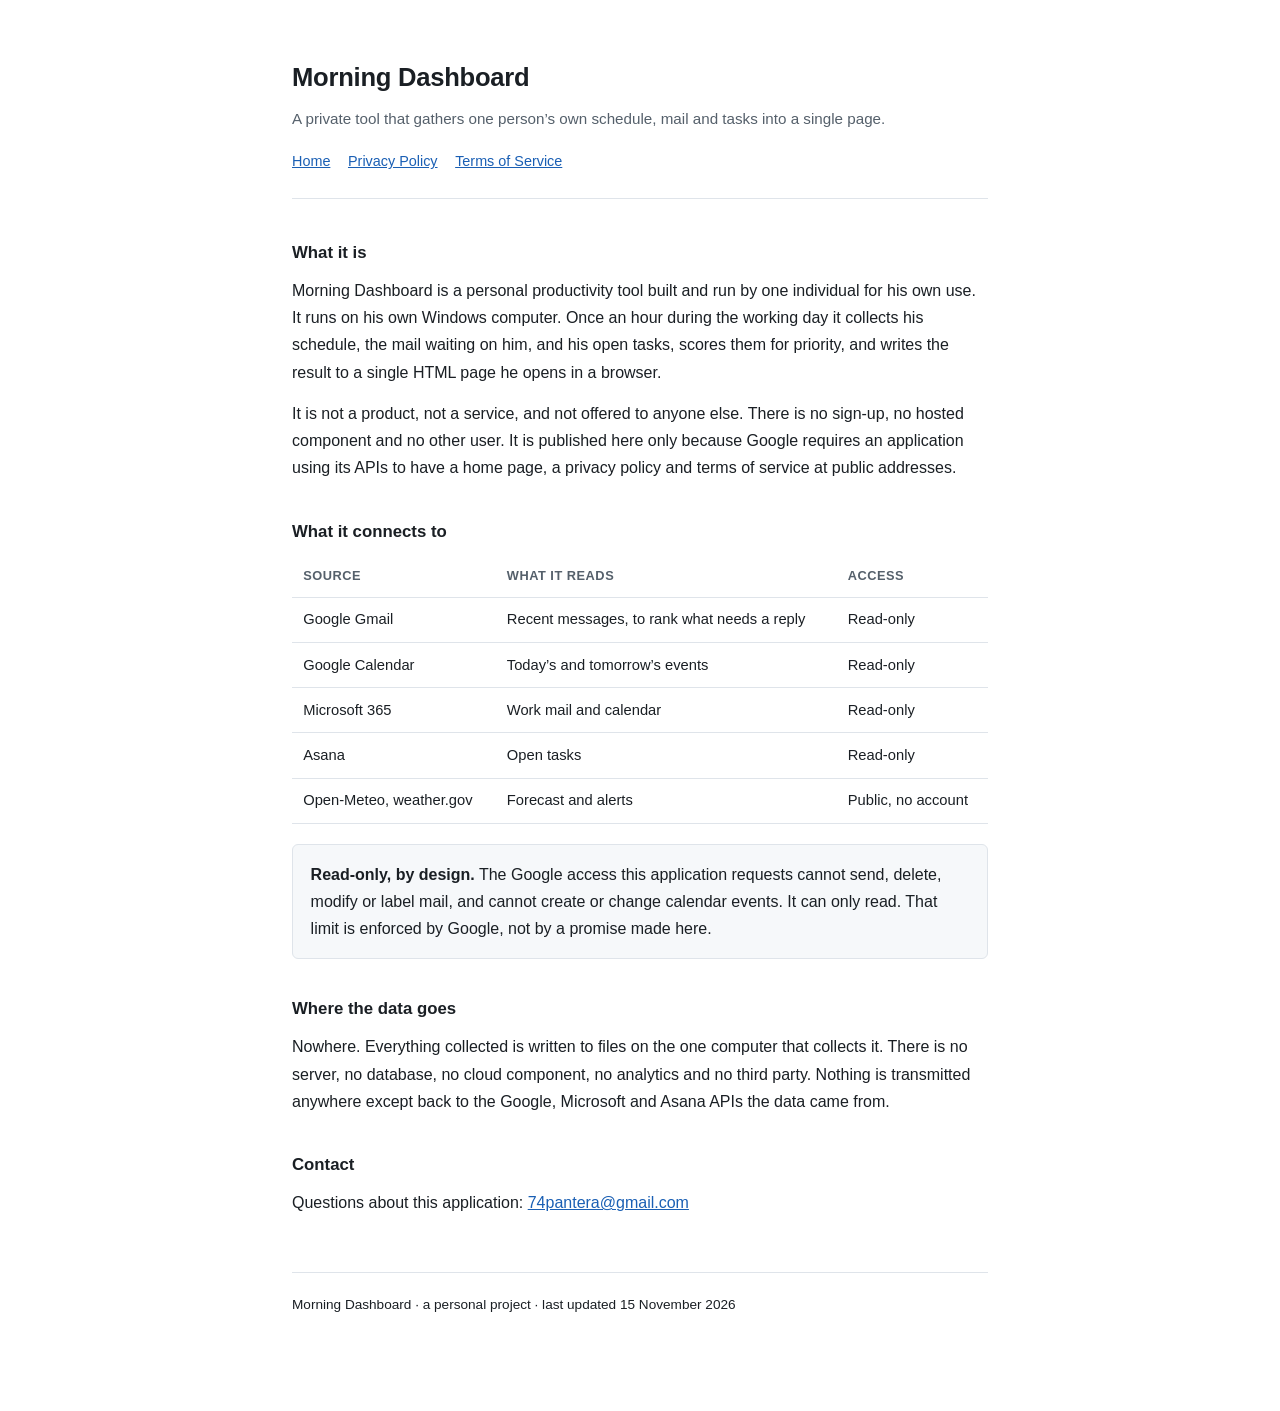
<file: index.html>
<!doctype html>
<html lang="en">
<head>
<meta charset="utf-8">
<meta name="viewport" content="width=device-width,initial-scale=1">
<title>Morning Dashboard</title>
<meta name="description" content="A private personal dashboard that reads one person's own mail, calendar and tasks and renders them to a single local page.">
<link rel="stylesheet" href="style.css">
</head>
<body><div class="wrap">
<header>
  <h1>Morning Dashboard</h1>
  <p class="sub">A private tool that gathers one person&rsquo;s own schedule, mail and tasks into a single page.</p>
  <nav><a href="index.html">Home</a><a href="privacy.html">Privacy Policy</a><a href="terms.html">Terms of Service</a></nav>
</header>

<h2>What it is</h2>
<p>Morning Dashboard is a personal productivity tool built and run by one individual for his own use. It runs on his own Windows computer. Once an hour during the working day it collects his schedule, the mail waiting on him, and his open tasks, scores them for priority, and writes the result to a single HTML page he opens in a browser.</p>
<p>It is not a product, not a service, and not offered to anyone else. There is no sign-up, no hosted component and no other user. It is published here only because Google requires an application using its APIs to have a home page, a privacy policy and terms of service at public addresses.</p>

<h2>What it connects to</h2>
<table>
  <tr><th>Source</th><th>What it reads</th><th>Access</th></tr>
  <tr><td>Google Gmail</td><td>Recent messages, to rank what needs a reply</td><td>Read-only</td></tr>
  <tr><td>Google Calendar</td><td>Today&rsquo;s and tomorrow&rsquo;s events</td><td>Read-only</td></tr>
  <tr><td>Microsoft 365</td><td>Work mail and calendar</td><td>Read-only</td></tr>
  <tr><td>Asana</td><td>Open tasks</td><td>Read-only</td></tr>
  <tr><td>Open-Meteo, weather.gov</td><td>Forecast and alerts</td><td>Public, no account</td></tr>
</table>

<div class="box">
  <p style="margin:0"><strong>Read-only, by design.</strong> The Google access this application requests cannot send, delete, modify or label mail, and cannot create or change calendar events. It can only read. That limit is enforced by Google, not by a promise made here.</p>
</div>

<h2>Where the data goes</h2>
<p>Nowhere. Everything collected is written to files on the one computer that collects it. There is no server, no database, no cloud component, no analytics and no third party. Nothing is transmitted anywhere except back to the Google, Microsoft and Asana APIs the data came from.</p>

<h2>Contact</h2>
<p>Questions about this application: <a href="mailto:74pantera@gmail.com">74pantera@gmail.com</a></p>

<footer>
  <p>Morning Dashboard &middot; a personal project &middot; last updated 15 November 2026</p>
</footer>
</div></body>
</html>
</file>
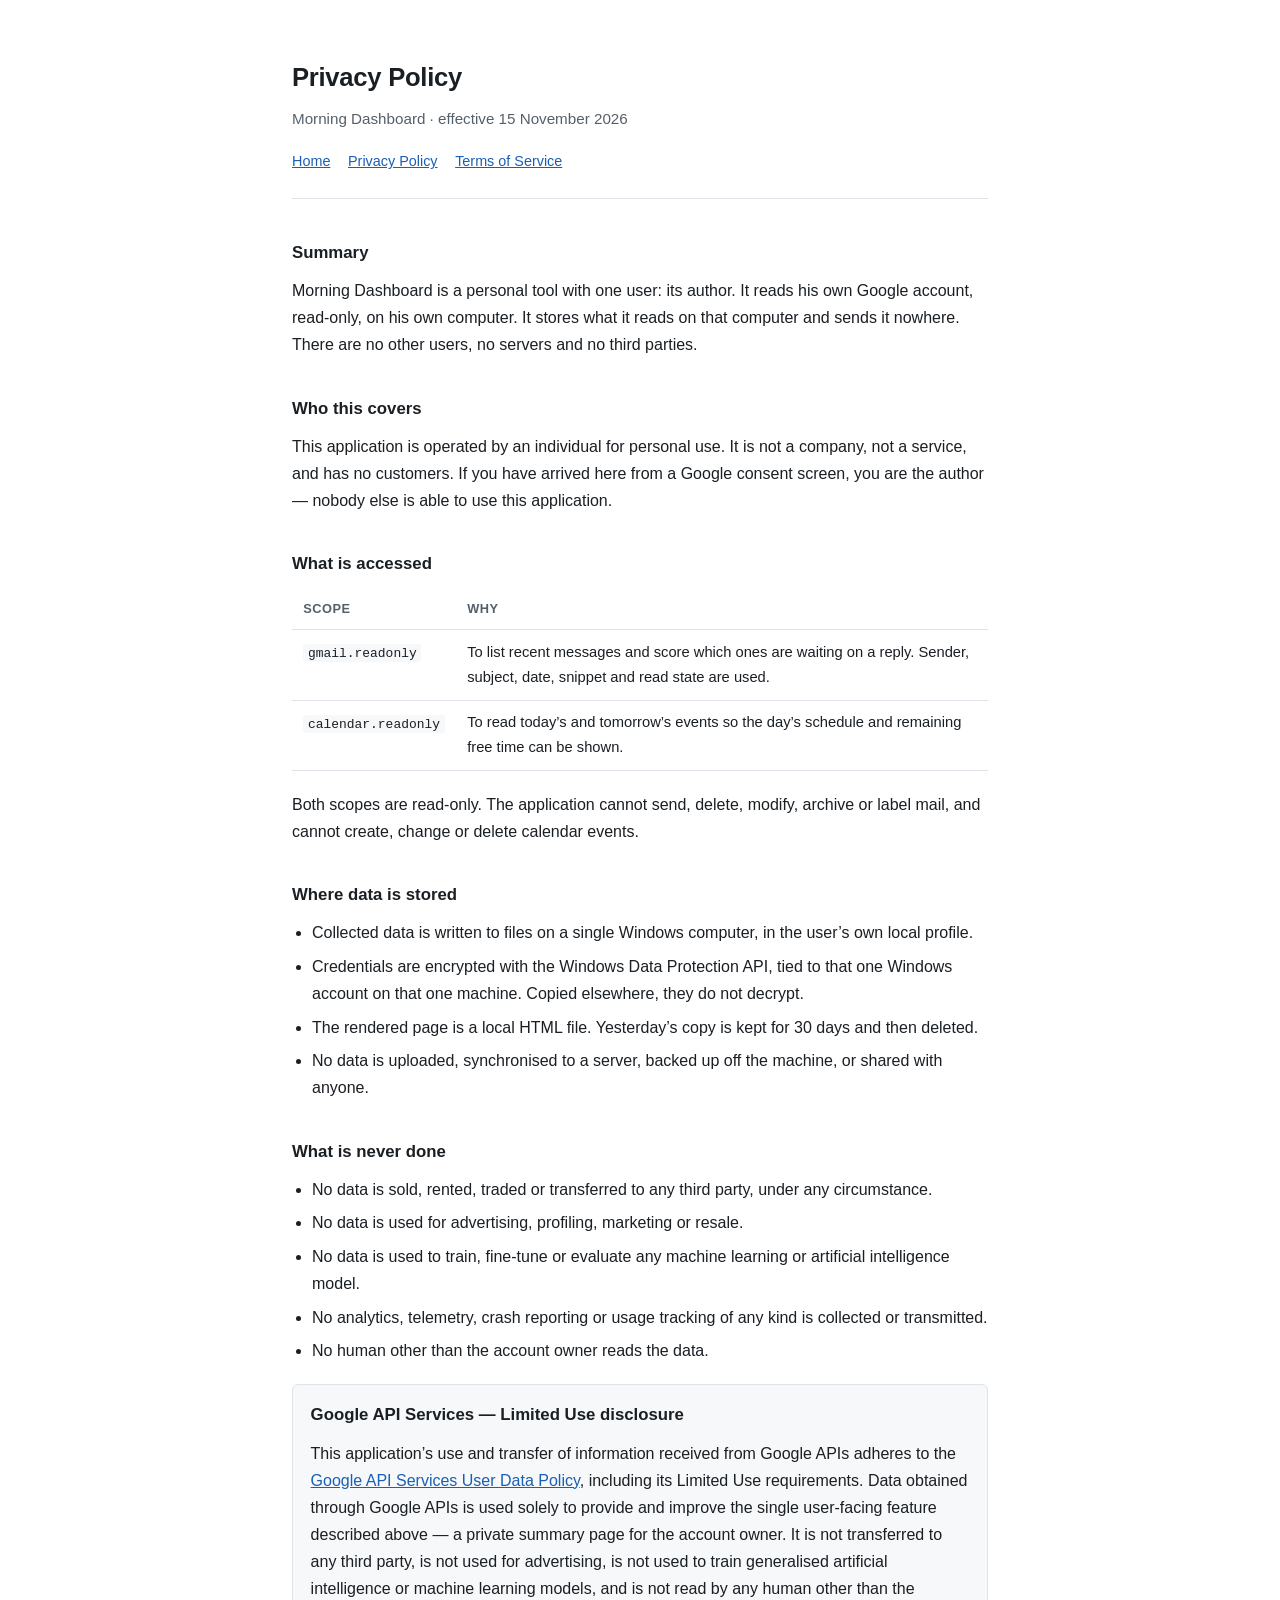
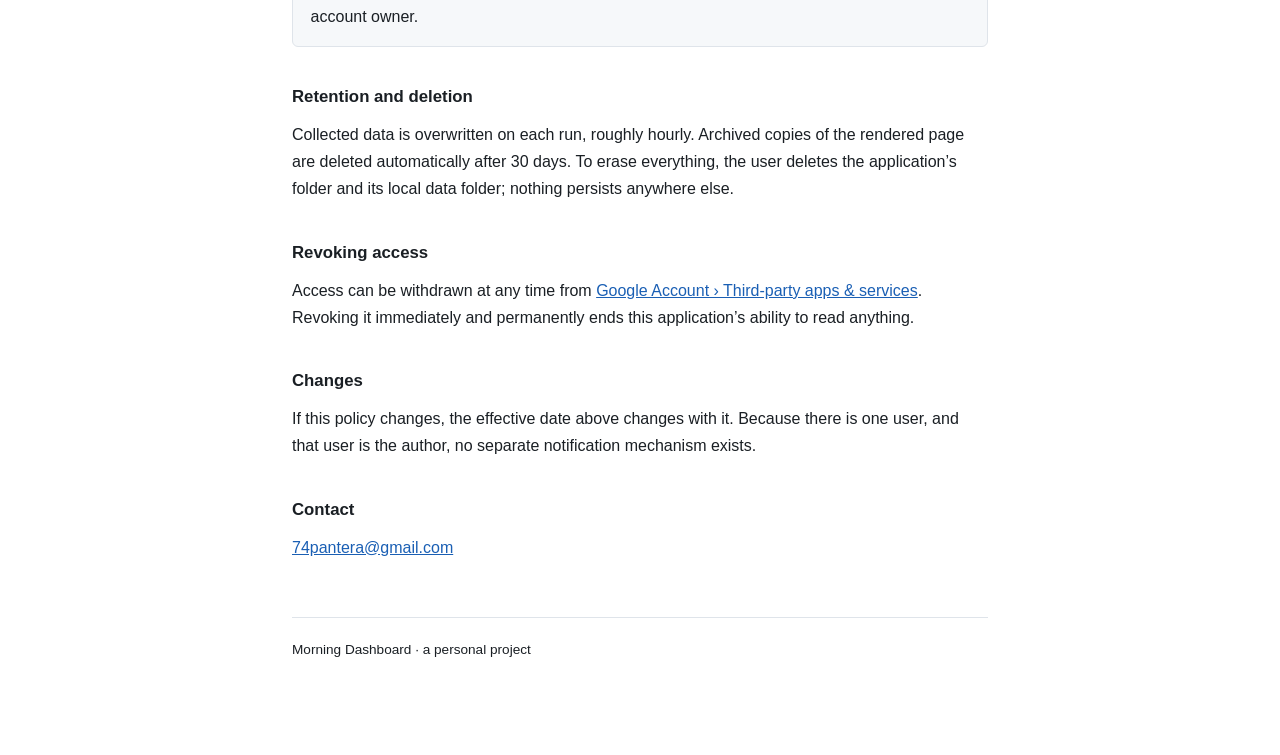
<file: privacy.html>
<!doctype html>
<html lang="en">
<head>
<meta charset="utf-8">
<meta name="viewport" content="width=device-width,initial-scale=1">
<title>Privacy Policy &middot; Morning Dashboard</title>
<link rel="stylesheet" href="style.css">
</head>
<body><div class="wrap">
<header>
  <h1>Privacy Policy</h1>
  <p class="sub">Morning Dashboard &middot; effective 15 November 2026</p>
  <nav><a href="index.html">Home</a><a href="privacy.html">Privacy Policy</a><a href="terms.html">Terms of Service</a></nav>
</header>

<h2>Summary</h2>
<p>Morning Dashboard is a personal tool with one user: its author. It reads his own Google account, read-only, on his own computer. It stores what it reads on that computer and sends it nowhere. There are no other users, no servers and no third parties.</p>

<h2>Who this covers</h2>
<p>This application is operated by an individual for personal use. It is not a company, not a service, and has no customers. If you have arrived here from a Google consent screen, you are the author &mdash; nobody else is able to use this application.</p>

<h2>What is accessed</h2>
<table>
  <tr><th>Scope</th><th>Why</th></tr>
  <tr><td><code>gmail.readonly</code></td><td>To list recent messages and score which ones are waiting on a reply. Sender, subject, date, snippet and read state are used.</td></tr>
  <tr><td><code>calendar.readonly</code></td><td>To read today&rsquo;s and tomorrow&rsquo;s events so the day&rsquo;s schedule and remaining free time can be shown.</td></tr>
</table>
<p>Both scopes are read-only. The application cannot send, delete, modify, archive or label mail, and cannot create, change or delete calendar events.</p>

<h2>Where data is stored</h2>
<ul>
  <li>Collected data is written to files on a single Windows computer, in the user&rsquo;s own local profile.</li>
  <li>Credentials are encrypted with the Windows Data Protection API, tied to that one Windows account on that one machine. Copied elsewhere, they do not decrypt.</li>
  <li>The rendered page is a local HTML file. Yesterday&rsquo;s copy is kept for 30 days and then deleted.</li>
  <li>No data is uploaded, synchronised to a server, backed up off the machine, or shared with anyone.</li>
</ul>

<h2>What is never done</h2>
<ul>
  <li>No data is sold, rented, traded or transferred to any third party, under any circumstance.</li>
  <li>No data is used for advertising, profiling, marketing or resale.</li>
  <li>No data is used to train, fine-tune or evaluate any machine learning or artificial intelligence model.</li>
  <li>No analytics, telemetry, crash reporting or usage tracking of any kind is collected or transmitted.</li>
  <li>No human other than the account owner reads the data.</li>
</ul>

<div class="box">
  <h2 style="margin-top:0">Google API Services &mdash; Limited Use disclosure</h2>
  <p style="margin-bottom:0">This application&rsquo;s use and transfer of information received from Google APIs adheres to the <a href="https://developers.google.com/terms/api-services-user-data-policy">Google API Services User Data Policy</a>, including its Limited Use requirements. Data obtained through Google APIs is used solely to provide and improve the single user-facing feature described above &mdash; a private summary page for the account owner. It is not transferred to any third party, is not used for advertising, is not used to train generalised artificial intelligence or machine learning models, and is not read by any human other than the account owner.</p>
</div>

<h2>Retention and deletion</h2>
<p>Collected data is overwritten on each run, roughly hourly. Archived copies of the rendered page are deleted automatically after 30 days. To erase everything, the user deletes the application&rsquo;s folder and its local data folder; nothing persists anywhere else.</p>

<h2>Revoking access</h2>
<p>Access can be withdrawn at any time from <a href="https://myaccount.google.com/permissions">Google Account &rsaquo; Third-party apps &amp; services</a>. Revoking it immediately and permanently ends this application&rsquo;s ability to read anything.</p>

<h2>Changes</h2>
<p>If this policy changes, the effective date above changes with it. Because there is one user, and that user is the author, no separate notification mechanism exists.</p>

<h2>Contact</h2>
<p><a href="mailto:74pantera@gmail.com">74pantera@gmail.com</a></p>

<footer><p>Morning Dashboard &middot; a personal project</p></footer>
</div></body>
</html>
</file>
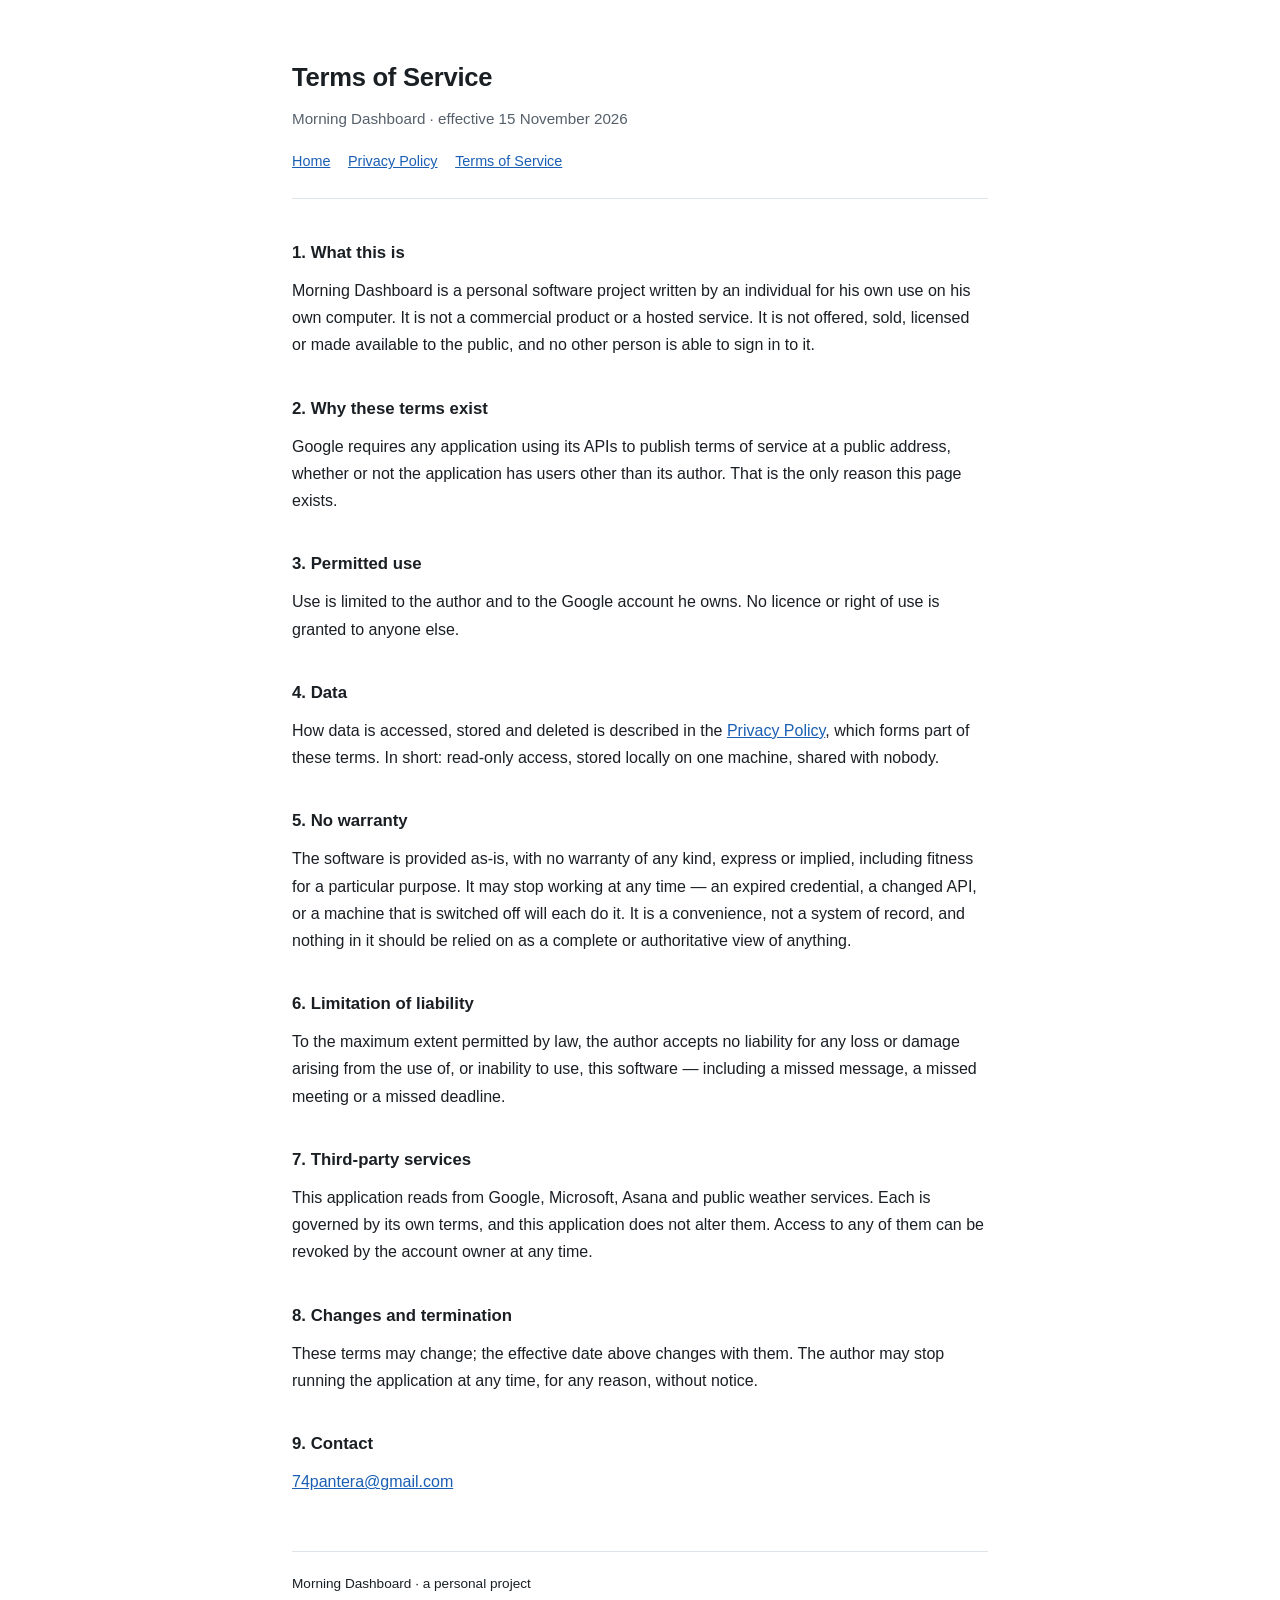
<file: terms.html>
<!doctype html>
<html lang="en">
<head>
<meta charset="utf-8">
<meta name="viewport" content="width=device-width,initial-scale=1">
<title>Terms of Service &middot; Morning Dashboard</title>
<link rel="stylesheet" href="style.css">
</head>
<body><div class="wrap">
<header>
  <h1>Terms of Service</h1>
  <p class="sub">Morning Dashboard &middot; effective 15 November 2026</p>
  <nav><a href="index.html">Home</a><a href="privacy.html">Privacy Policy</a><a href="terms.html">Terms of Service</a></nav>
</header>

<h2>1. What this is</h2>
<p>Morning Dashboard is a personal software project written by an individual for his own use on his own computer. It is not a commercial product or a hosted service. It is not offered, sold, licensed or made available to the public, and no other person is able to sign in to it.</p>

<h2>2. Why these terms exist</h2>
<p>Google requires any application using its APIs to publish terms of service at a public address, whether or not the application has users other than its author. That is the only reason this page exists.</p>

<h2>3. Permitted use</h2>
<p>Use is limited to the author and to the Google account he owns. No licence or right of use is granted to anyone else.</p>

<h2>4. Data</h2>
<p>How data is accessed, stored and deleted is described in the <a href="privacy.html">Privacy Policy</a>, which forms part of these terms. In short: read-only access, stored locally on one machine, shared with nobody.</p>

<h2>5. No warranty</h2>
<p>The software is provided as-is, with no warranty of any kind, express or implied, including fitness for a particular purpose. It may stop working at any time &mdash; an expired credential, a changed API, or a machine that is switched off will each do it. It is a convenience, not a system of record, and nothing in it should be relied on as a complete or authoritative view of anything.</p>

<h2>6. Limitation of liability</h2>
<p>To the maximum extent permitted by law, the author accepts no liability for any loss or damage arising from the use of, or inability to use, this software &mdash; including a missed message, a missed meeting or a missed deadline.</p>

<h2>7. Third-party services</h2>
<p>This application reads from Google, Microsoft, Asana and public weather services. Each is governed by its own terms, and this application does not alter them. Access to any of them can be revoked by the account owner at any time.</p>

<h2>8. Changes and termination</h2>
<p>These terms may change; the effective date above changes with them. The author may stop running the application at any time, for any reason, without notice.</p>

<h2>9. Contact</h2>
<p><a href="mailto:74pantera@gmail.com">74pantera@gmail.com</a></p>

<footer><p>Morning Dashboard &middot; a personal project</p></footer>
</div></body>
</html>
</file>
<file: style.css>
:root{--ink:#1a1f24;--mid:#55606b;--line:#dfe4ea;--bg:#ffffff;--wash:#f6f8fa;--link:#1a5fb4;}
@media (prefers-color-scheme:dark){:root{--ink:#e6e9ec;--mid:#9aa5b1;--line:#2b3238;--bg:#14181c;--wash:#1b2126;--link:#7cb0f0;}}
*{margin:0;padding:0;box-sizing:border-box}
body{font:400 16px/1.7 -apple-system,BlinkMacSystemFont,"Segoe UI",Roboto,Helvetica,Arial,sans-serif;color:var(--ink);background:var(--bg);}
.wrap{max-width:46rem;margin:0 auto;padding:3.5rem 1.25rem 5rem}
header{border-bottom:1px solid var(--line);padding-bottom:1.5rem;margin-bottom:2.5rem}
h1{font-size:1.6rem;font-weight:600;letter-spacing:-.01em;margin-bottom:.4rem}
.sub{color:var(--mid);font-size:.95rem}
h2{font-size:1.05rem;font-weight:600;margin:2.25rem 0 .6rem}
p{margin-bottom:.9rem;color:var(--ink)}
ul{margin:0 0 .9rem 1.25rem}li{margin-bottom:.4rem}
a{color:var(--link)}
.meta{color:var(--mid);font-size:.85rem}
table{width:100%;border-collapse:collapse;margin:.5rem 0 1.25rem;font-size:.92rem}
th,td{text-align:left;padding:.6rem .7rem;border-bottom:1px solid var(--line);vertical-align:top}
th{font-weight:600;color:var(--mid);font-size:.8rem;text-transform:uppercase;letter-spacing:.04em}
.box{background:var(--wash);border:1px solid var(--line);border-radius:6px;padding:1rem 1.1rem;margin:1.25rem 0}
nav{margin-top:1.1rem;font-size:.9rem}nav a{margin-right:1.1rem}
footer{border-top:1px solid var(--line);margin-top:3.5rem;padding-top:1.25rem;color:var(--mid);font-size:.85rem}
code{font-family:ui-monospace,SFMono-Regular,Menlo,monospace;font-size:.88em;background:var(--wash);padding:.1rem .3rem;border-radius:3px}
</file>
